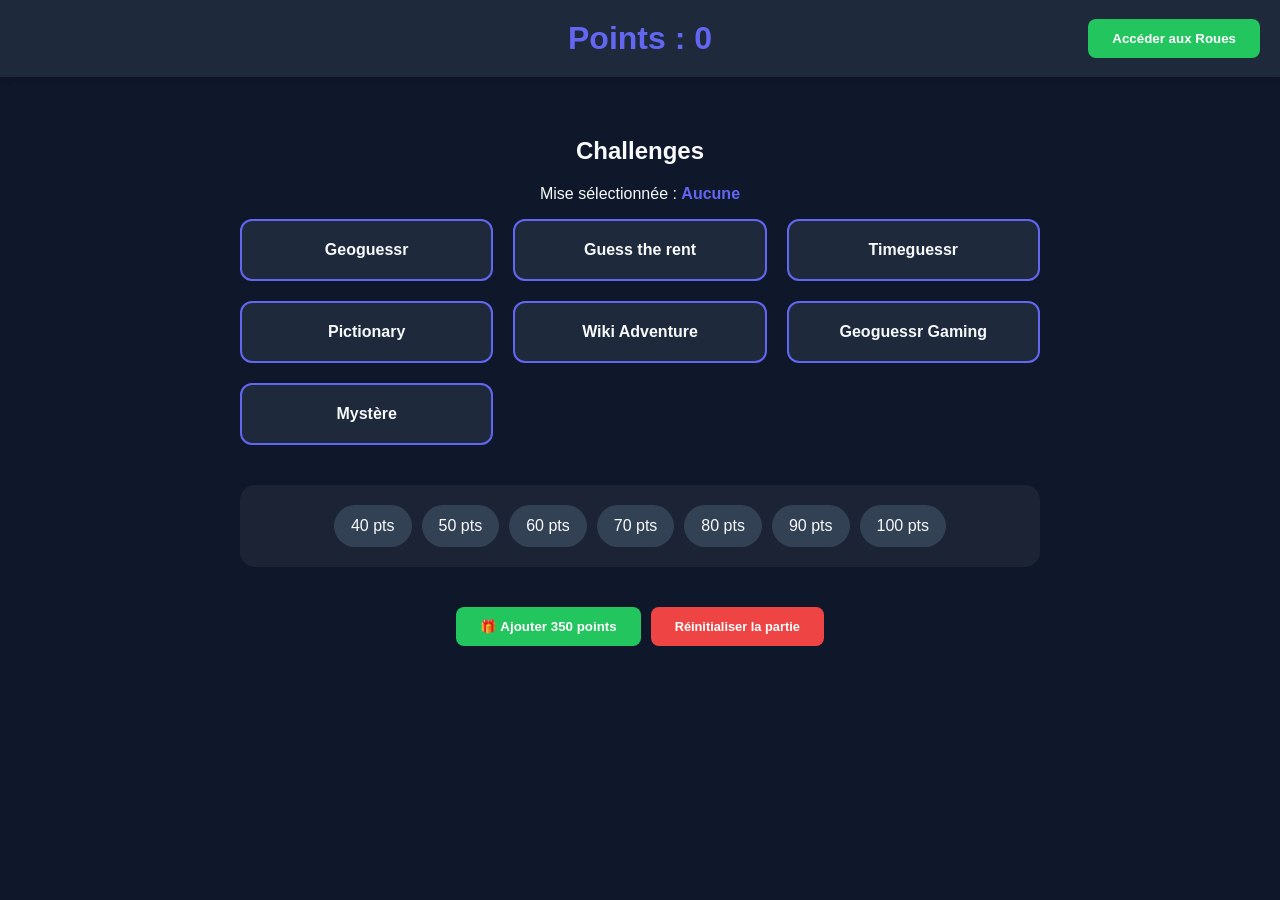
<file: index.html>
<!DOCTYPE html>
<html lang="fr">
<head>
    <meta charset="UTF-8">
    <title>Game Master - Menu Principal</title>
    <link rel="stylesheet" href="style.css">
    <style>
        body { text-align: center; }
        .header-main { display: flex; justify-content: center; align-items: center; padding: 20px; position: relative; margin-bottom: 20px; }
        .score-display-center { font-size: 2rem; color: var(--primary); font-weight: bold; }
        .btn-roues { position: absolute; right: 20px; }
        .grid { display: grid; grid-template-columns: repeat(3, 1fr); gap: 20px; max-width: 900px; margin: 0 auto 40px auto; }
        .challenge-card[data-id="10"] { grid-column: 2; }
        
        /* Styles pour les états désactivés */
        .challenge-card.disabled { opacity: 0.3; cursor: not-allowed; filter: grayscale(1); pointer-events: none; }
        .point-chip.used { opacity: 0.3; cursor: not-allowed; text-decoration: line-through; pointer-events: none; }
        .point-chip.selected { border: 2px solid var(--primary); background: rgba(99, 102, 241, 0.2); }

        .admin-controls { margin-top: 40px; display: flex; justify-content: center; gap: 10px; }

        @media (max-width: 768px) {
            .grid { grid-template-columns: 1fr; }
            .challenge-card[data-id="10"] { grid-column: auto; }
            .btn-roues { position: static; margin-top: 10px; }
            .header-main { flex-direction: column; }
        }
    </style>
</head>
<body>
    <header class="header-main">
        <div class="score-display-center">Points : <span id="current-score">0</span></div>
        <button class="nav-btn btn-roues" onclick="allerAuxRoues()">Accéder aux Roues</button>
    </header>

    <section class="page active">
        <h1>Challenges</h1>
        <p>Mise sélectionnée : <span id="display-bet" style="color:var(--primary); font-weight:bold;">Aucune</span></p>
        <div class="grid" id="challenge-grid"></div>
        <div class="points-container" id="points-chips"></div>
        
        <div class="admin-controls">
            <button class="nav-btn" style="background:var(--success);" onclick="addBonusPoints(350)">🎁 Ajouter 350 points</button>
            <button class="nav-btn" style="background:var(--danger); font-size: 0.8rem;" onclick="resetGame()">Réinitialiser la partie</button>
        </div>
    </section>

    <script>
        // Initialisation propre des données
        if (localStorage.getItem('score') === null) localStorage.setItem('score', '0');
        if (localStorage.getItem('usedBets') === null) localStorage.setItem('usedBets', '[]');
        if (localStorage.getItem('completedChallenges') === null) localStorage.setItem('completedChallenges', '[]');
        
        let score = parseInt(localStorage.getItem('score'));
        let usedBets = JSON.parse(localStorage.getItem('usedBets'));
        let completedChallenges = JSON.parse(localStorage.getItem('completedChallenges'));
        let selectedBet = null;

        document.getElementById('current-score').innerText = score;

        const challenges = [
            { id: 1, name: "Geoguessr" }, { id: 2, name: "Guess the rent" }, { id: 3, name: "Timeguessr" },
            { id: 4, name: "Pictionary" }, { id: 5, name: "Wiki Adventure" }, { id: 6, name: "Geoguessr Gaming" }, 
            { id: 7, name: "Mystère" }
        ];

        const pointValues = [40, 50, 60, 70, 80, 90, 100];

        function renderGrid() {
            const grid = document.getElementById('challenge-grid');
            grid.innerHTML = '';
            challenges.forEach(ch => {
                const isDone = completedChallenges.includes(ch.id);
                const div = document.createElement('div');
                div.className = `challenge-card ${isDone ? 'disabled' : ''}`;
                div.setAttribute('data-id', ch.id);
                div.innerText = ch.name;
                div.onclick = () => {
                    if (isDone || selectedBet === null) return;
                    window.location.href = `challenge${ch.id}.html?mise=${selectedBet}&id=${ch.id}`;
                };
                grid.appendChild(div);
            });
        }

        function renderChips() {
            const container = document.getElementById('points-chips');
            container.innerHTML = '';
            pointValues.forEach(val => {
                const isUsed = usedBets.includes(val);
                const div = document.createElement('div');
                div.className = `point-chip ${isUsed ? 'used' : ''} ${selectedBet === val ? 'selected' : ''}`;
                div.innerText = val + " pts";
                if (!isUsed) {
                    div.onclick = () => {
                        selectedBet = parseInt(val);
                        document.getElementById('display-bet').innerText = val + " pts";
                        renderChips();
                    };
                }
                container.appendChild(div);
            });
        }

        // FONCTION POUR AJOUTER LES POINTS
        function addBonusPoints(amount) {
            score += amount;
            localStorage.setItem('score', score);
            document.getElementById('current-score').innerText = score;
            alert(amount + " points ajoutés !");
        }

        function allerAuxRoues() {
            window.location.href = `roues.html?score=${localStorage.getItem('score')}`;
        }

        function resetGame() { 
            if(confirm("Réinitialiser toute la progression ?")) { 
                localStorage.clear(); 
                localStorage.setItem('score', '0');
                localStorage.setItem('usedBets', '[]');
                localStorage.setItem('completedChallenges', '[]');
                location.reload(); 
            } 
        }

        // Exécution initiale
        renderGrid(); 
        renderChips();
    </script>
</body>
</html>
</file>
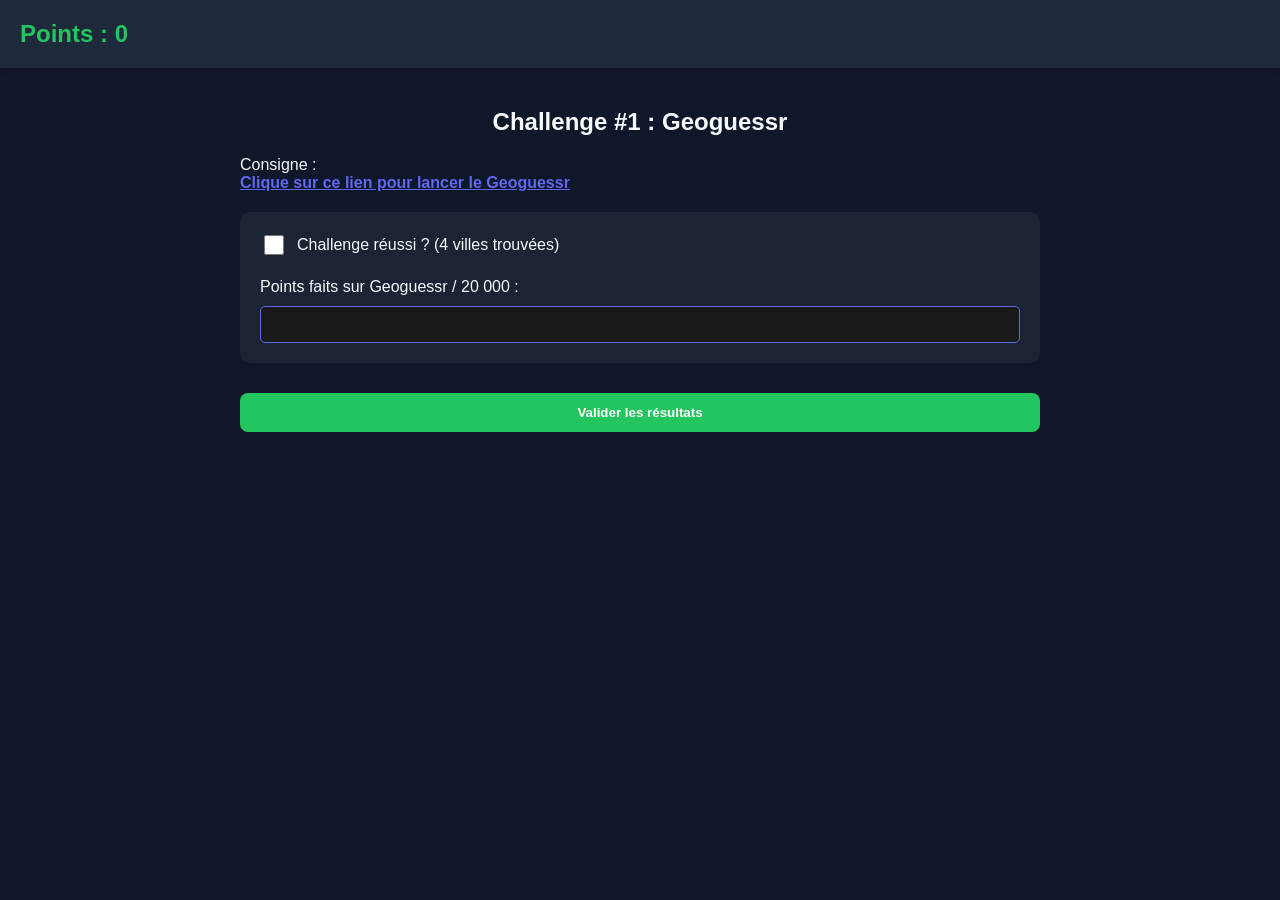
<file: challenge1.html>
﻿<!DOCTYPE html>
<html lang="fr">
<head>
    <meta charset="UTF-8">
    <title>Challenge 1 - Geoguessr</title>
    <link rel="stylesheet" href="style.css">
</head>
<body>
    <header>
        <div class="score-display">Points : <span id="current-score">0</span></div>
    </header>

    <section class="page active">
        <h1>Challenge #1 : Geoguessr</h1>

        <div id="game-content">
            <p style="text-align: left; margin-bottom: 20px;">
                Consigne : <br>
                <a href="https://www.geoguessr.com/quiz/3540d43d-db4b-4bf7-a342-5d871c637b31?r=5b13e157faa4cf8f7cc2421a" 
                   target="_blank" style="color: var(--primary); font-weight: bold;">
                   Clique sur ce lien pour lancer le Geoguessr
                </a>
            </p>

            <div style="background: rgba(255,255,255,0.05); padding: 20px; border-radius: 10px; text-align: left;">
                <div style="margin-bottom: 20px; display: flex; align-items: center; gap: 10px;">
                    <input type="checkbox" id="check-villes" style="width: 20px; height: 20px;">
                    <label for="check-villes">Challenge réussi ? (4 villes trouvées)</label>
                </div>

                <div style="display: flex; flex-direction: column; gap: 10px;">
                    <label for="geo-score">Points faits sur Geoguessr / 20 000 :</label>
                    <input type="number" id="geo-score" min="0" max="20000" 
                           style="padding: 10px; border-radius: 5px; border: 1px solid var(--primary); background: #1a1a1a; color: white;">
                </div>
            </div>

            <button class="nav-btn" style="width:100%; margin-top: 30px; background: var(--success);" onclick="validerResultats()">Valider les résultats</button>
        </div>

        <div id="recap-area" style="display:none;">
            <div style="background: var(--card-bg); padding: 25px; border-radius: 15px; border: 1px solid var(--primary);">
                <h3>Bilan du Challenge</h3>
                <div id="final-math-1" style="text-align: left; background: rgba(0,0,0,0.2); padding: 20px; border-radius: 8px; margin: 20px 0;"></div>
                <button class="nav-btn" style="width:100%;" onclick="quitterChallenge()">Enregistrer et retourner au menu</button>
            </div>
        </div>
    </section>

    <script>
        const urlParams = new URLSearchParams(window.location.search);
        const selectedBet = parseInt(urlParams.get('mise')) || 0;
        const challengeId = parseInt(urlParams.get('id')) || 1; // On récupère l'ID envoyé par l'index
        
        let scoreInitial = parseInt(localStorage.getItem('score')) || 0;
        document.getElementById('current-score').innerText = scoreInitial;

        let totalGainChallenge = 0;

        function validerResultats() {
            const reussi = document.getElementById('check-villes').checked;
            const pointsGeo = parseInt(document.getElementById('geo-score').value) || 0;

            if (pointsGeo > 20000) {
                alert("Le score ne peut pas dépasser 20 000.");
                return;
            }

            // Bonus : +10 pts par tranche de 100 au-dessus de 19000
            let pointsBonus = 0;
            if (pointsGeo > 19000) {
                pointsBonus = Math.floor((pointsGeo - 19000) / 100) * 10;
            }

            // Calcul du gain final
            // Si réussi : on gagne la mise + bonus
            // Si raté : on perd la mise (mais on garde les bonus de score si il y en a)
            let gainMise = reussi ? selectedBet : -selectedBet;
            totalGainChallenge = pointsBonus + gainMise;

            // Affichage recap
            document.getElementById('game-content').style.display = 'none';
            document.getElementById('recap-area').style.display = 'block';

            document.getElementById('final-math-1').innerHTML = `
                Mise engagée : ${selectedBet} pts<br>
                Statut : ${reussi ? '<span style="color:var(--success)">RÉUSSI (+'+selectedBet+')</span>' : '<span style="color:var(--danger)">ÉCHOUÉ (-'+selectedBet+')</span>'}<br>
                Bonus Score : +${pointsBonus} pts<hr>
                <strong>Résultat net : ${totalGainChallenge > 0 ? '+' : ''}${totalGainChallenge} pts</strong>
            `;
            
            // Mise à jour visuelle immédiate du score en haut
            document.getElementById('current-score').innerText = Math.max(0, scoreInitial + totalGainChallenge);
        }

        function quitterChallenge() {
            // Sauvegarde définitive du nouveau score
            localStorage.setItem('score', Math.max(0, scoreInitial + totalGainChallenge));
            
            // Marquer ce challenge comme fait
            let comp = JSON.parse(localStorage.getItem('completedChallenges')) || [];
            if (!comp.includes(challengeId)) comp.push(challengeId);
            localStorage.setItem('completedChallenges', JSON.stringify(comp));

            // Marquer cette mise comme utilisée
            let used = JSON.parse(localStorage.getItem('usedBets')) || [];
            if (!used.includes(selectedBet)) used.push(selectedBet);
            localStorage.setItem('usedBets', JSON.stringify(used));

            window.location.href = 'index.html';
        }
    </script>
</body>
</html>
</file>
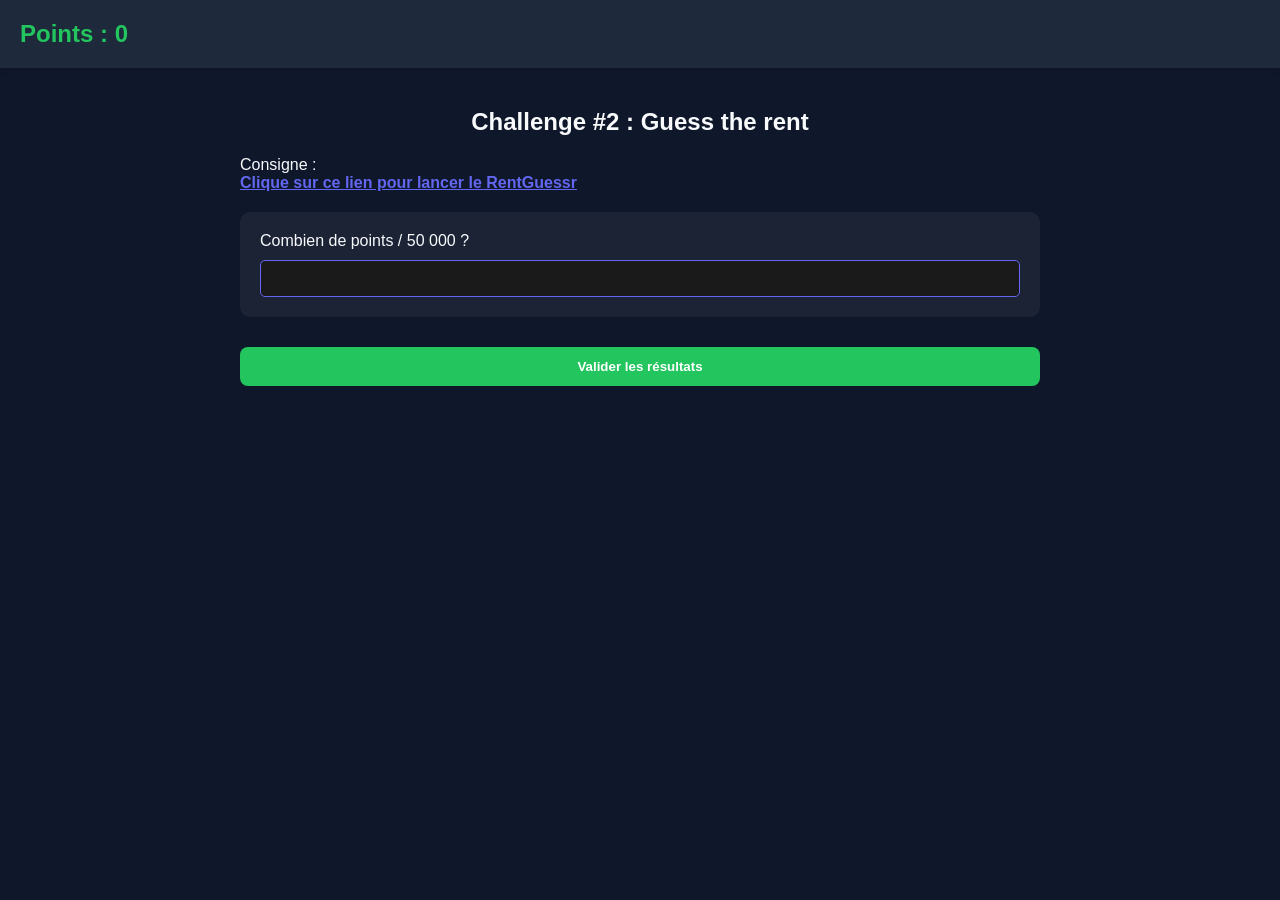
<file: challenge2.html>
﻿<!DOCTYPE html>
<html lang="fr">
<head>
    <meta charset="UTF-8">
    <title>Challenge 2 - Guess the rent</title>
    <link rel="stylesheet" href="style.css">
</head>
<body>
    <header>
        <div class="score-display">Points : <span id="current-score">0</span></div>
    </header>

    <section class="page active">
        <h1>Challenge #2 : Guess the rent</h1>

        <div id="game-content">
            <p style="text-align: left; margin-bottom: 20px;">
                Consigne : <br>
                <a href="https://www.rentguessr.fun/" 
                   target="_blank" style="color: var(--primary); font-weight: bold;">
                   Clique sur ce lien pour lancer le RentGuessr
                </a>
            </p>

            <div style="background: rgba(255,255,255,0.05); padding: 20px; border-radius: 10px; text-align: left;">
                <div style="display: flex; flex-direction: column; gap: 10px;">
                    <label for="rent-score">Combien de points / 50 000 ?</label>
                    <input type="number" id="rent-score" min="0" max="50000" 
                           style="padding: 10px; border-radius: 5px; border: 1px solid var(--primary); background: #1a1a1a; color: white;">
                </div>
            </div>

            <button class="nav-btn" style="width:100%; margin-top: 30px; background: var(--success);" onclick="validerLoyer()">Valider les résultats</button>
        </div>

        <div id="recap-area" style="display:none;">
            <div style="background: var(--card-bg); padding: 25px; border-radius: 15px; border: 1px solid var(--primary);">
                <h3>Bilan du Challenge</h3>
                <div id="final-math-2" style="text-align: left; background: rgba(0,0,0,0.2); padding: 20px; border-radius: 8px; margin: 20px 0;"></div>
                <button class="nav-btn" style="width:100%;" onclick="quitterChallenge()">Enregistrer et retourner au menu</button>
            </div>
        </div>
    </section>

    <script>
        const urlParams = new URLSearchParams(window.location.search);
        const selectedBet = parseInt(urlParams.get('mise')) || 0;
        const challengeId = parseInt(urlParams.get('id')) || 2; // Récupération de l'ID via l'URL

        let scoreInitial = parseInt(localStorage.getItem('score')) || 0;
        document.getElementById('current-score').innerText = scoreInitial;

        let totalGainChallenge = 0;

        function validerLoyer() {
            const pointsRent = parseInt(document.getElementById('rent-score').value) || 0;

            if (pointsRent > 50000) {
                alert("Le score maximum est de 50 000.");
                return;
            }

            // Condition de réussite : 40 000 points
            const reussi = (pointsRent >= 40000);
            let gainMise = reussi ? selectedBet : -selectedBet;

            // Bonus : +10 pts par tranche de 1000 au-dessus de 40 000
            let pointsBonus = 0;
            if (pointsRent > 40000) {
                pointsBonus = Math.floor((pointsRent - 40000) / 1000) * 10;
            }

            totalGainChallenge = pointsBonus + gainMise;

            // Affichage recap
            document.getElementById('game-content').style.display = 'none';
            document.getElementById('recap-area').style.display = 'block';

            document.getElementById('final-math-2').innerHTML = `
                Mise engagée : ${selectedBet} pts<br>
                Statut : ${reussi ? '<span style="color:var(--success)">RÉUSSI (+'+selectedBet+')</span>' : '<span style="color:var(--danger)">ÉCHOUÉ (-'+selectedBet+')</span>'}<br>
                Bonus Score (Tranche de 1000) : +${pointsBonus} pts<hr>
                <strong>Résultat net : ${totalGainChallenge > 0 ? '+' : ''}${totalGainChallenge} pts</strong>
            `;

            // Mise à jour visuelle du score en haut
            document.getElementById('current-score').innerText = Math.max(0, scoreInitial + totalGainChallenge);
        }

        function quitterChallenge() {
            // Sauvegarde du score final
            localStorage.setItem('score', Math.max(0, scoreInitial + totalGainChallenge));
            
            // Marquage du challenge terminé
            let comp = JSON.parse(localStorage.getItem('completedChallenges')) || [];
            if (!comp.includes(challengeId)) comp.push(challengeId);
            localStorage.setItem('completedChallenges', JSON.stringify(comp));

            // Marquage de la mise utilisée
            let used = JSON.parse(localStorage.getItem('usedBets')) || [];
            if (!used.includes(selectedBet)) used.push(selectedBet);
            localStorage.setItem('usedBets', JSON.stringify(used));

            window.location.href = 'index.html';
        }
    </script>
</body>
</html>
</file>
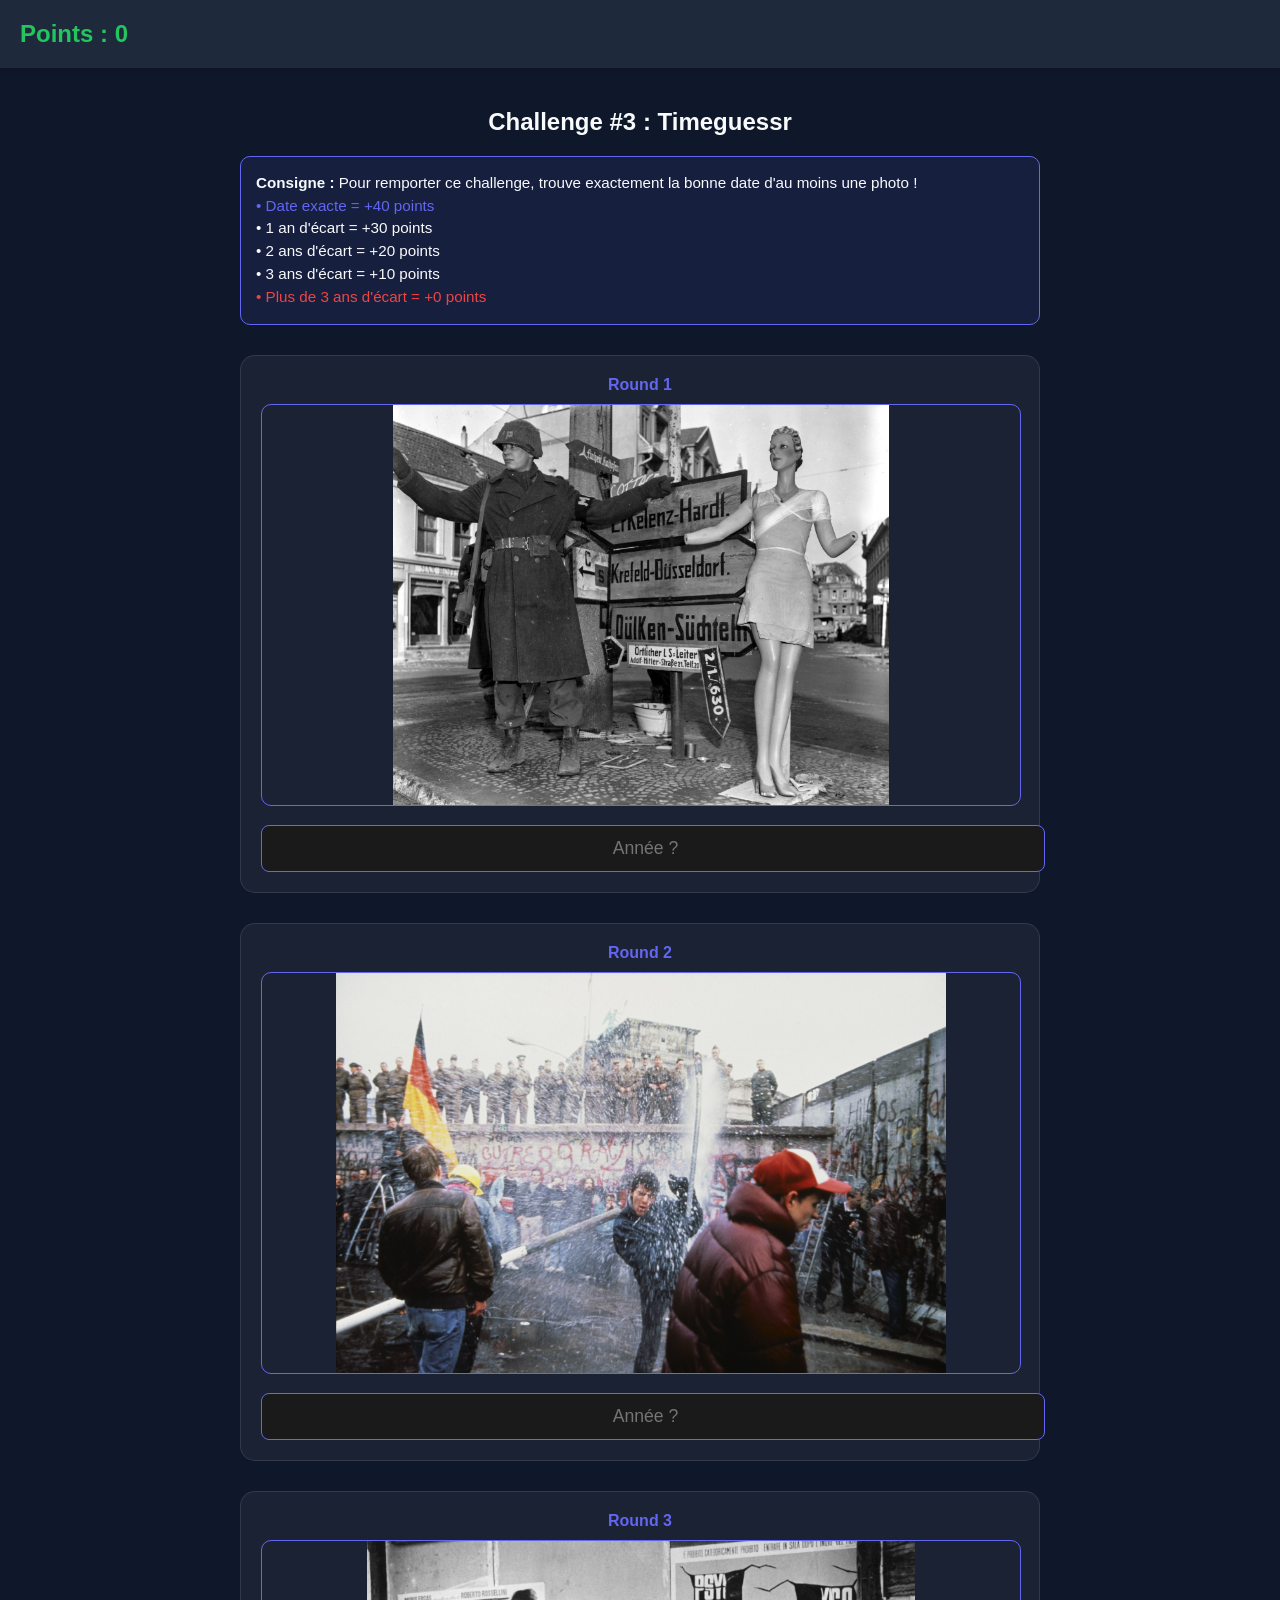
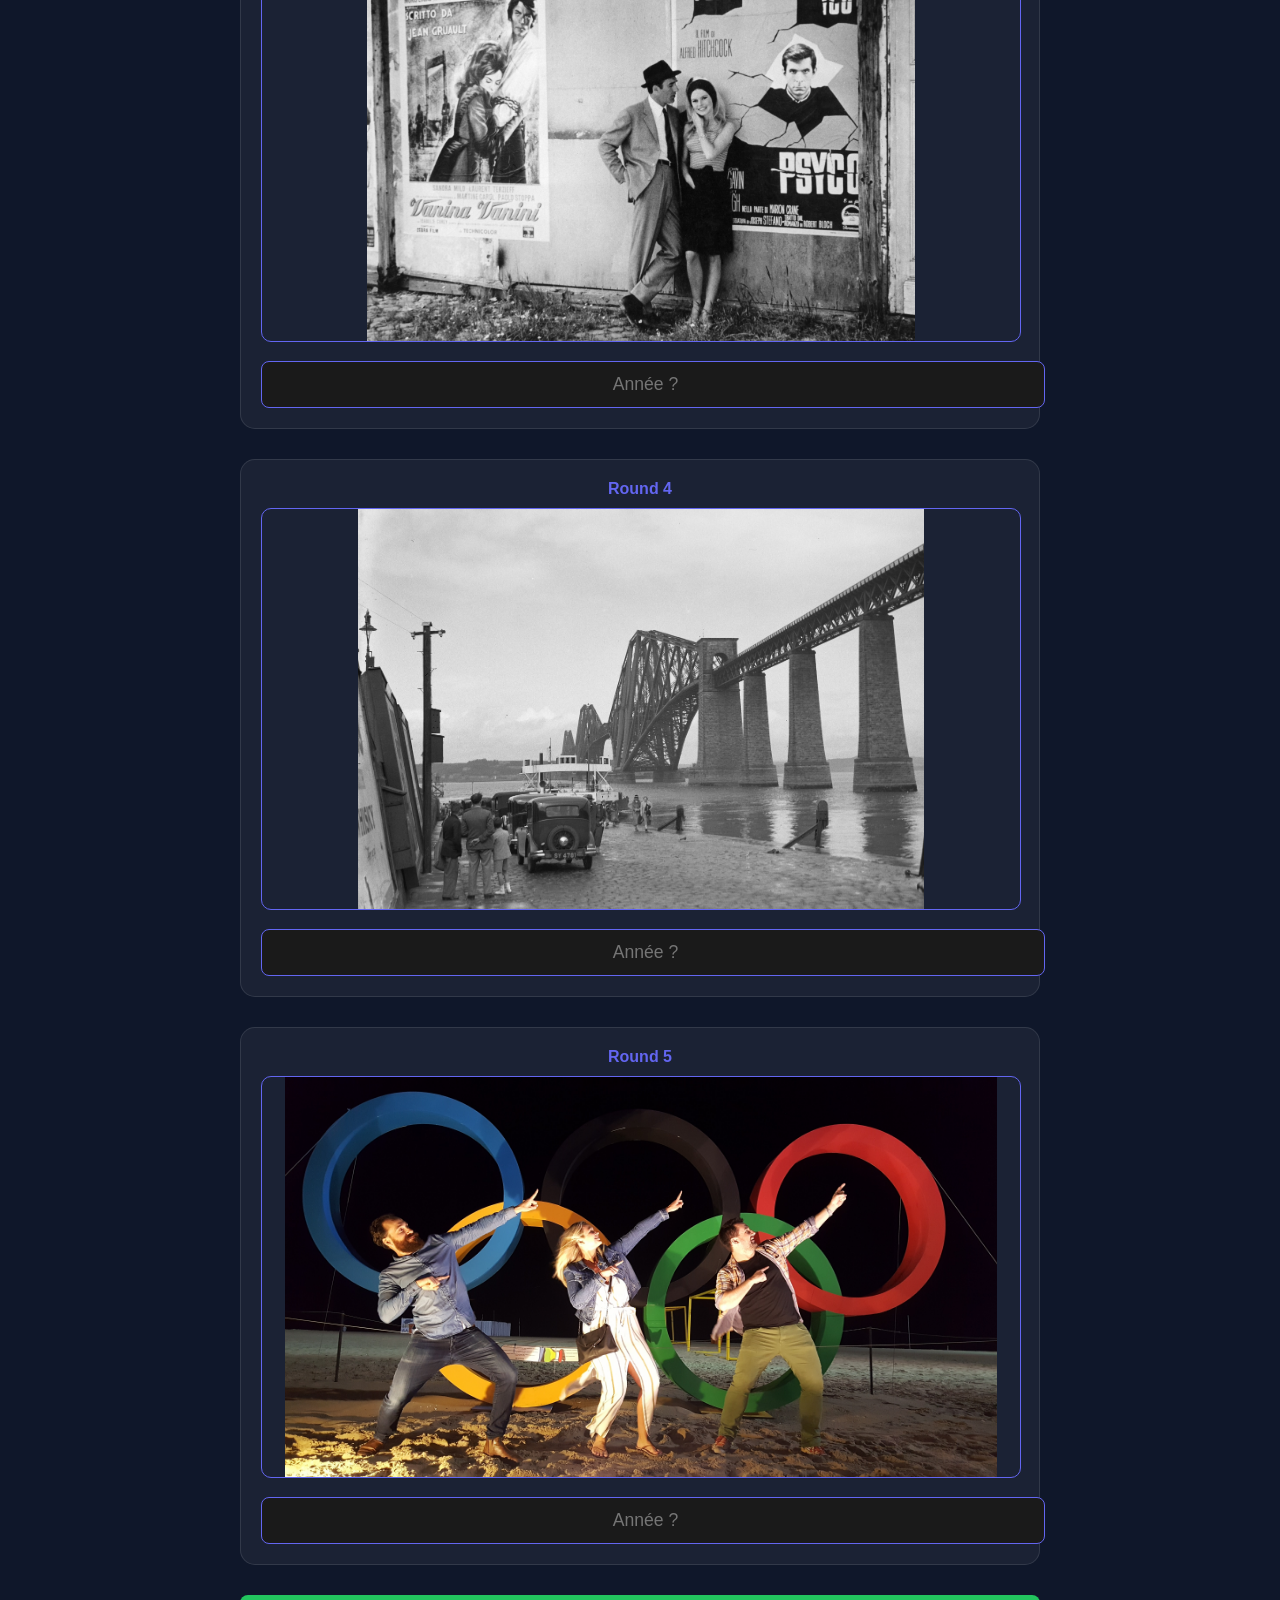
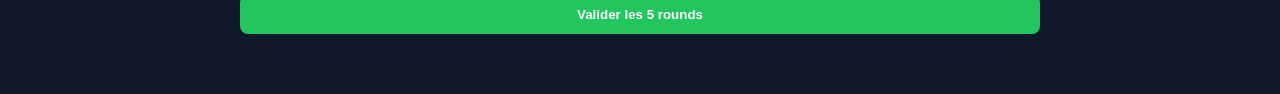
<file: challenge3.html>
﻿<!DOCTYPE html>
<html lang="fr">
<head>
    <meta charset="UTF-8">
    <title>Challenge 3 - Timeguessr</title>
    <link rel="stylesheet" href="style.css">
    <style>
        .consigne-box {
            background: rgba(99, 102, 241, 0.1);
            border: 1px solid var(--primary);
            padding: 15px;
            border-radius: 10px;
            text-align: left;
            margin-bottom: 30px;
            line-height: 1.5;
            font-size: 0.95rem;
        }
        .round-container {
            background: rgba(255, 255, 255, 0.05);
            padding: 20px;
            border-radius: 15px;
            margin-bottom: 30px;
            border: 1px solid rgba(255,255,255,0.1);
        }
        .time-img {
            width: 100%;
            max-height: 400px;
            object-fit: contain;
            border-radius: 10px;
            margin-bottom: 15px;
            border: 1px solid var(--primary);
        }
        .input-year {
            width: 100%;
            padding: 12px;
            border-radius: 8px;
            border: 1px solid var(--primary);
            background: #1a1a1a;
            color: white;
            font-size: 1.1rem;
            text-align: center;
        }
        .recap-row {
            display: flex;
            align-items: center;
            gap: 15px;
            background: rgba(0,0,0,0.3);
            margin-bottom: 10px;
            padding: 10px;
            border-radius: 10px;
            border-left: 5px solid transparent;
        }
        .thumb-recap {
            width: 70px;
            height: 70px;
            object-fit: cover;
            border-radius: 5px;
            border: 1px solid rgba(255,255,255,0.2);
        }
        .res-correct { color: #10b981; font-weight: bold; }
        .txt-perfect { color: #10b981; }
        .txt-close { color: #f59e0b; }
        .txt-wrong { color: #ef4444; }
        .recap-details { flex-grow: 1; font-size: 0.95rem; text-align: left; }
    </style>
</head>
<body>
    <header>
        <div class="score-display">Points : <span id="current-score">0</span></div>
    </header>

    <section class="page active">
        <h1>Challenge #3 : Timeguessr</h1>

        <div id="game-content">
            <div class="consigne-box">
                <strong>Consigne :</strong> Pour remporter ce challenge, trouve exactement la bonne date d'au moins une photo ! <br>
                <span style="color:var(--primary)">• Date exacte = +40 points</span><br>
                <span>• 1 an d'écart = +30 points</span><br>
                <span>• 2 ans d'écart = +20 points</span><br>
                <span>• 3 ans d'écart = +10 points</span><br>
                <span style="color:var(--danger)">• Plus de 3 ans d'écart = +0 points</span>
            </div>

            <div class="round-container">
                <div style="color:var(--primary); margin-bottom:10px; font-weight:bold;">Round 1</div>
                <img src="timeguessr1.jpg" class="time-img">
                <input type="number" id="year-1" class="input-year" placeholder="Année ?">
            </div>
            <div class="round-container">
                <div style="color:var(--primary); margin-bottom:10px; font-weight:bold;">Round 2</div>
                <img src="timeguessr2.jpg" class="time-img">
                <input type="number" id="year-2" class="input-year" placeholder="Année ?">
            </div>
            <div class="round-container">
                <div style="color:var(--primary); margin-bottom:10px; font-weight:bold;">Round 3</div>
                <img src="timeguessr3.jpg" class="time-img">
                <input type="number" id="year-3" class="input-year" placeholder="Année ?">
            </div>
            <div class="round-container">
                <div style="color:var(--primary); margin-bottom:10px; font-weight:bold;">Round 4</div>
                <img src="timeguessr4.jpg" class="time-img">
                <input type="number" id="year-4" class="input-year" placeholder="Année ?">
            </div>
            <div class="round-container">
                <div style="color:var(--primary); margin-bottom:10px; font-weight:bold;">Round 5</div>
                <img src="timeguessr5.jpg" class="time-img">
                <input type="number" id="year-5" class="input-year" placeholder="Année ?">
            </div>
            
            <button class="nav-btn" style="width:100%; background:var(--success); margin-bottom:40px;" onclick="validerTimeguessr()">Valider les 5 rounds</button>
        </div>

        <div id="recap-area" style="display:none;">
            <div style="background: var(--card-bg); padding: 20px; border-radius: 15px; border: 2px solid var(--primary);">
                <h3>Récapitulatif des Rounds</h3>
                <div id="final-list-3"></div>
                <div id="final-summary-3" style="margin-top:20px; padding:15px; background:rgba(0,0,0,0.4); border-radius:10px; text-align:left;"></div>
                <button class="nav-btn" style="width:100%; margin-top:20px;" onclick="quitterChallenge()">Enregistrer et retourner au menu</button>
            </div>
        </div>
    </section>

    <script>
        const urlParams = new URLSearchParams(window.location.search);
        const selectedBet = parseInt(urlParams.get('mise')) || 0;
        const challengeId = parseInt(urlParams.get('id')) || 3;

        let scoreInitial = parseInt(localStorage.getItem('score')) || 0;
        document.getElementById('current-score').innerText = scoreInitial;

        const solutions = [1945, 1989, 1963, 1934, 2016]; 
        let totalGainChallenge = 0;

        function validerTimeguessr() {
            let ptsBonusTotal = 0;
            let aFaitUnPerfect = false;
            let listHTML = "";

            for (let i = 1; i <= 5; i++) {
                const guessInput = document.getElementById(`year-${i}`).value;
                const guess = parseInt(guessInput);
                const soluce = solutions[i-1];
                const diff = Math.abs(guess - soluce);
                
                let ptsRound = 0;
                let colorClass = "txt-wrong";
                let borderColor = "#ef4444";

                if (guessInput !== "" && !isNaN(guess)) {
                    if (diff === 0) {
                        ptsRound = 40;
                        aFaitUnPerfect = true;
                        colorClass = "txt-perfect";
                        borderColor = "#10b981";
                    } else if (diff <= 3) {
                        ptsRound = (4 - diff) * 10;
                        colorClass = "txt-close";
                        borderColor = "#f59e0b";
                    }
                }

                ptsBonusTotal += ptsRound;

                listHTML += `
                    <div class="recap-row" style="border-left-color: ${borderColor}">
                        <img src="timeguessr${i}.jpg" class="thumb-recap">
                        <div class="recap-details">
                            <strong>Photo ${i}</strong><br>
                            Solution : <span class="res-correct">${soluce}</span> | 
                            Guess : <span class="${colorClass}">${isNaN(guess) ? 'Aucun' : guess}</span>
                        </div>
                        <div style="font-weight:bold; color:var(--primary); min-width:60px; text-align:right;">+${ptsRound} pts</div>
                    </div>
                `;
            }

            // Calcul gain : Mise gagnée si au moins 1 Perfect
            let gainMise = aFaitUnPerfect ? selectedBet : -selectedBet;
            totalGainChallenge = ptsBonusTotal + gainMise;

            document.getElementById('game-content').style.display = 'none';
            document.getElementById('recap-area').style.display = 'block';
            document.getElementById('final-list-3').innerHTML = listHTML;

            document.getElementById('final-summary-3').innerHTML = `
                <p>Mise engagée : ${selectedBet} pts<br>
                Statut : <strong>${aFaitUnPerfect ? '<span style="color:#10b981">REMPORTÉE (+'+selectedBet+')</span>' : '<span style="color:#ef4444">PERDUE (-'+selectedBet+')</span>'}</strong></p>
                <p>Bonus Proximité cumulés : <strong>+${ptsBonusTotal} pts</strong></p>
                <hr style="border:0; border-top:1px solid rgba(255,255,255,0.1); margin:10px 0;">
                <p style="font-size:1.2rem; text-align:center; margin:0;">Total : <strong>${totalGainChallenge > 0 ? '+' : ''}${totalGainChallenge} pts</strong></p>
            `;

            // Mise à jour visuelle immédiate du score
            document.getElementById('current-score').innerText = Math.max(0, scoreInitial + totalGainChallenge);
        }

        function quitterChallenge() {
            localStorage.setItem('score', Math.max(0, scoreInitial + totalGainChallenge));
            
            let comp = JSON.parse(localStorage.getItem('completedChallenges')) || [];
            if (!comp.includes(challengeId)) comp.push(challengeId);
            localStorage.setItem('completedChallenges', JSON.stringify(comp));
            
            let used = JSON.parse(localStorage.getItem('usedBets')) || [];
            if (!used.includes(selectedBet)) used.push(selectedBet);
            localStorage.setItem('usedBets', JSON.stringify(used));
            
            window.location.href = 'index.html';
        }
    </script>
</body>
</html>
</file>
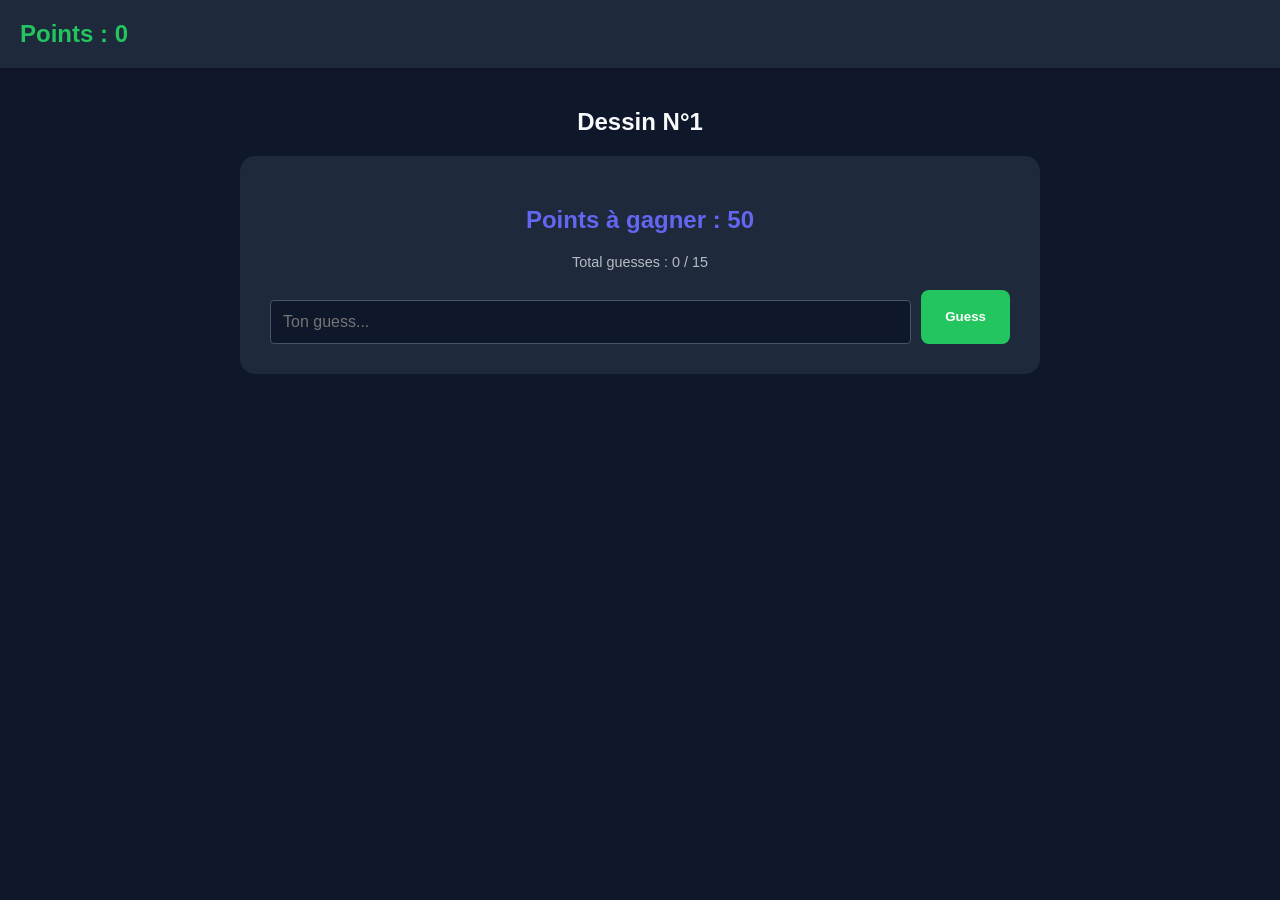
<file: challenge4.html>
﻿<!DOCTYPE html>
<html lang="fr">
<head>
    <meta charset="UTF-8">
    <title>Challenge 4 - Pictionary</title>
    <link rel="stylesheet" href="style.css">
</head>
<body>
    <header>
        <div class="score-display">Points : <span id="current-score">0</span></div>
    </header>

    <section class="page active">
        <h1 id="draw-title">Dessin N°1</h1>
        <div style="background: var(--card-bg); padding: 30px; border-radius: 15px; margin-top: 20px;">
            <h2 style="color: var(--primary);">Points à gagner : <span id="potential-points">50</span></h2>
            <p id="total-guesses-tracker" style="font-size: 0.9rem; opacity: 0.7;">Total guesses : 0 / 15</p>
            
            <div id="guess-container">
                <div style="display:flex; gap:10px; margin-top:20px;">
                    <input type="text" id="draw-input" placeholder="Ton guess..." autocomplete="off" onkeypress="if(event.key === 'Enter') submitGuess()">
                    <button class="nav-btn" style="background: var(--success);" onclick="submitGuess()">Guess</button>
                </div>
            </div>

            <div id="next-draw-container" style="display:none;">
                <p id="draw-reveal" style="font-size: 1.2rem; margin-bottom: 15px; font-weight: bold;"></p>
                <button id="btn-next-draw" class="nav-btn" style="width:100%" onclick="nextDrawing()">Suivant</button>
            </div>

            <div id="draw-recap" style="display:none;">
                <h3>Bilan du Challenge</h3>
                <table class="recap-table">
                    <thead><tr><th>Dessin</th><th>Tentatives</th><th>Points</th></tr></thead>
                    <tbody id="recap-body-content"></tbody>
                </table>
                <div id="final-math-4" style="text-align: left; background: rgba(255,255,255,0.05); padding: 20px; border-radius: 8px; border: 1px solid var(--primary); margin-bottom: 20px;"></div>
                <button class="nav-btn" style="width:100%;" onclick="finishChallenge()">Enregistrer et Quitter</button>
            </div>
        </div>
    </section>

    <script>
        const urlParams = new URLSearchParams(window.location.search);
        const selectedBet = parseInt(urlParams.get('mise')) || 0;
        const challengeId = parseInt(urlParams.get('id')) || 4;
        
        let scoreInitial = parseInt(localStorage.getItem('score')) || 0;
        document.getElementById('current-score').innerText = scoreInitial;

        // Liste des réponses attendues
        const drawAns = ["Porte-avions", "Sarkozy", "Mars", "Raiponce", "Daft Punk"]; 
        let curD = 0, attD = 0, totG = 0, resD = [], finalGain = 0;

        function submitGuess() {
            const input = document.getElementById('draw-input');
            const val = input.value.trim().toUpperCase();
            if(!val) return;

            attD++; totG++;
            document.getElementById('total-guesses-tracker').innerText = `Total guesses : ${totG} / 15`;
            
            if (val === drawAns[curD]) {
                endD(true, 50 - (attD-1)*10);
            } else if (attD >= 5) {
                endD(false, 0);
            } else {
                document.getElementById('potential-points').innerText = 50 - (attD*10);
                input.value = "";
                input.focus();
            }
        }

        function endD(s, p) {
            resD.push({a: attD, p: p, success: s});
            document.getElementById('guess-container').style.display = "none";
            document.getElementById('next-draw-container').style.display = "block";
            document.getElementById('draw-reveal').innerHTML = s ? 
                `<span style="color:var(--success)">Correct ! (+${p} pts)</span>` : 
                `<span style="color:var(--danger)">Échec ! La réponse était : ${drawAns[curD]}</span>`;
            document.getElementById('btn-next-draw').innerText = (curD === 4) ? "Voir le bilan" : "Suivant";
        }

        function nextDrawing() {
            if (++curD < 5) {
                attD = 0;
                document.getElementById('draw-title').innerText = `Dessin N°${curD + 1}`;
                document.getElementById('potential-points').innerText = "50";
                const input = document.getElementById('draw-input');
                input.value = "";
                document.getElementById('guess-container').style.display = "block";
                document.getElementById('next-draw-container').style.display = "none";
                input.focus();
            } else {
                calculerBilanFinal();
            }
        }

        function calculerBilanFinal() {
            document.getElementById('draw-recap').style.display = "block";
            document.getElementById('next-draw-container').style.display = "none";
            document.getElementById('draw-title').innerText = "Challenge Terminé";
            
            let ptsDessins = 0, h = "";
            resD.forEach((r, i) => { 
                ptsDessins += r.p; 
                h += `<tr><td>#${i+1}</td><td>${r.a}</td><td>${r.p}</td></tr>`; 
            });
            document.getElementById('recap-body-content').innerHTML = h;
            
            // Condition de victoire : Total de guesses <= 15
            const win = totG <= 15;
            let gainMise = win ? selectedBet : -selectedBet;
            finalGain = ptsDessins + gainMise;

            document.getElementById('final-math-4').innerHTML = `
                Points dessins : +${ptsDessins} pts<br>
                Total tentatives : ${totG}/15<br>
                Mise (${selectedBet} pts) : ${win ? '<span style="color:var(--success)">GAGNÉE</span>' : '<span style="color:var(--danger)">PERDUE (Trop de tentatives)</span>'}<hr>
                <strong>Résultat final : ${finalGain > 0 ? '+' : ''}${finalGain} pts</strong>
            `;

            // Mise à jour visuelle du score
            document.getElementById('current-score').innerText = Math.max(0, scoreInitial + finalGain);
        }

        function finishChallenge() {
            localStorage.setItem('score', Math.max(0, scoreInitial + finalGain));
            
            let comp = JSON.parse(localStorage.getItem('completedChallenges')) || [];
            if (!comp.includes(challengeId)) comp.push(challengeId);
            localStorage.setItem('completedChallenges', JSON.stringify(comp));

            let used = JSON.parse(localStorage.getItem('usedBets')) || [];
            if (!used.includes(selectedBet)) used.push(selectedBet);
            localStorage.setItem('usedBets', JSON.stringify(used));

            window.location.href = 'index.html';
        }
    </script>
</body>

</html>
</file>
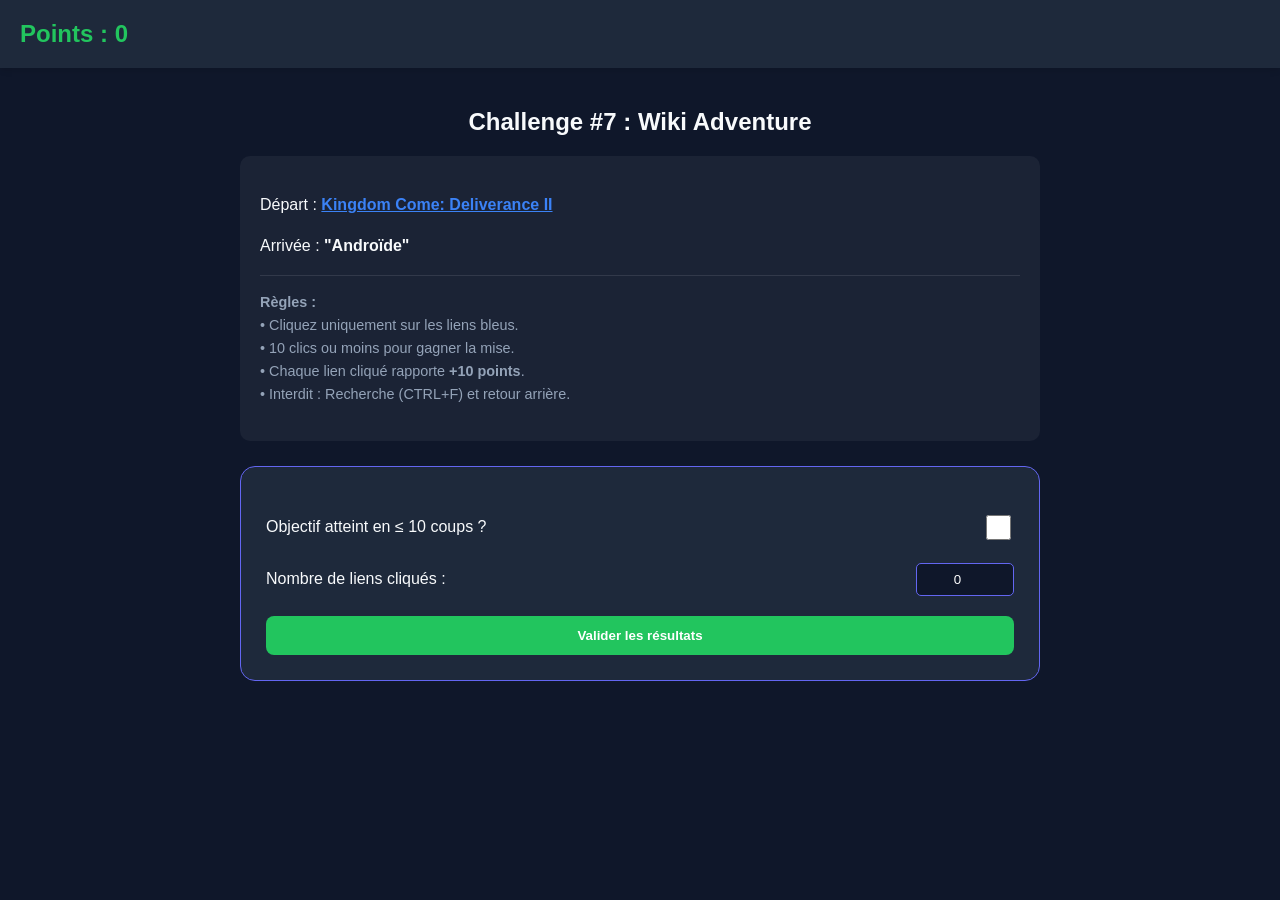
<file: challenge5.html>
﻿<!DOCTYPE html>
<html lang="fr">
<head>
    <meta charset="UTF-8">
    <title>Challenge 5 - Wiki Adventure</title>
    <link rel="stylesheet" href="style.css">
    <style>
        .wiki-link {
            color: #3b82f6;
            text-decoration: underline;
            font-weight: bold;
            cursor: pointer;
        }
        .setup-box {
            background: rgba(255, 255, 255, 0.05);
            padding: 20px;
            border-radius: 10px;
            text-align: left;
            margin-bottom: 25px;
            line-height: 1.6;
        }
        .admin-zone {
            background: var(--card-bg);
            padding: 25px;
            border-radius: 15px;
            border: 1px solid var(--primary);
        }
        .input-group {
            margin: 20px 0;
            display: flex;
            align-items: center;
            justify-content: space-between;
            gap: 15px;
        }
        input[type="number"] {
            width: 80px;
            padding: 8px;
            background: #0f172a;
            border: 1px solid var(--primary);
            color: white;
            border-radius: 5px;
            text-align: center;
        }
        input[type="checkbox"] {
            width: 25px;
            height: 25px;
            cursor: pointer;
        }
    </style>
</head>
<body>
    <header>
        <div class="score-display">Points : <span id="current-score">0</span></div>
    </header>

    <section class="page active">
        <h1>Challenge #7 : Wiki Adventure</h1>

        <div id="game-area">
            <div class="setup-box">
                <p>Départ : <a href="https://fr.wikipedia.org/wiki/Kingdom_Come:_Deliverance_II" target="_blank" class="wiki-link">Kingdom Come: Deliverance II</a></p>
                <p>Arrivée : <strong>"Androïde"</strong></p>
                <hr style="border: 0; border-top: 1px solid rgba(255,255,255,0.1); margin: 15px 0;">
                <p style="font-size: 0.9rem; color: #94a3b8;">
                    <strong>Règles :</strong><br>
                    • Cliquez uniquement sur les liens bleus.<br>
                    • 10 clics ou moins pour gagner la mise.<br>
                    • Chaque lien cliqué rapporte <strong>+10 points</strong>.<br>
                    • Interdit : Recherche (CTRL+F) et retour arrière.
                </p>
            </div>

            <div class="admin-zone">
                <div class="input-group">
                    <label>Objectif atteint en ≤ 10 coups ?</label>
                    <input type="checkbox" id="check-success">
                </div>

                <div class="input-group">
                    <label>Nombre de liens cliqués :</label>
                    <input type="number" id="click-count" min="0" value="0">
                </div>

                <button class="nav-btn" style="background: var(--success); width: 100%;" onclick="calculateWikiScore()">Valider les résultats</button>
            </div>
        </div>

        <div id="recap-area" style="display:none;">
            <div style="background: var(--card-bg); padding: 30px; border-radius: 15px; border: 2px solid var(--primary);">
                <h3>Bilan du Challenge</h3>
                <div id="final-math-7" style="text-align: left; background: rgba(0,0,0,0.2); padding: 20px; border-radius: 8px; margin: 20px 0;">
                </div>
                <button class="nav-btn" style="width:100%;" onclick="finishChallenge()">Enregistrer et Quitter</button>
            </div>
        </div>
    </section>

    <script>
        const urlParams = new URLSearchParams(window.location.search);
        const selectedBet = parseInt(urlParams.get('mise')) || 0;
        const challengeId = 5; // Identifiant forcé pour correspondre à ton menu
        
        let scoreInitial = parseInt(localStorage.getItem('score')) || 0;
        document.getElementById('current-score').innerText = scoreInitial;

        let finalGain = 0;

        function calculateWikiScore() {
            const isSuccess = document.getElementById('check-success').checked;
            const clicks = parseInt(document.getElementById('click-count').value) || 0;
            
            // Calcul : 10 pts par clic + gain ou perte de la mise
            const pointsFromClicks = clicks * 10;
            const betResult = isSuccess ? selectedBet : -selectedBet;
            
            finalGain = pointsFromClicks + betResult;

            document.getElementById('game-area').style.display = 'none';
            document.getElementById('recap-area').style.display = 'block';

            document.getElementById('final-math-7').innerHTML = `
                Points de parcours (${clicks} clics) : +${pointsFromClicks} pts<br>
                Mise engagée : ${selectedBet} pts<br>
                Statut : ${isSuccess ? '<span style="color:var(--success)">RÉUSSI (+'+selectedBet+')</span>' : '<span style="color:var(--danger)">ÉCHOUÉ (-'+selectedBet+')</span>'}
                <hr style="border: 0.5px solid #475569; margin: 10px 0;">
                <strong>Gain Total : ${finalGain > 0 ? '+' : ''}${finalGain} pts</strong>
            `;

            // Mise à jour visuelle du score en haut
            document.getElementById('current-score').innerText = Math.max(0, scoreInitial + finalGain);
        }

        function finishChallenge() {
            // Sauvegarde du score
            localStorage.setItem('score', Math.max(0, scoreInitial + finalGain));
            
            // Marquer le challenge 7 comme complété
            let comp = JSON.parse(localStorage.getItem('completedChallenges')) || [];
            if (!comp.includes(challengeId)) comp.push(challengeId);
            localStorage.setItem('completedChallenges', JSON.stringify(comp));

            // Marquer la mise comme utilisée
            let used = JSON.parse(localStorage.getItem('usedBets')) || [];
            if (!used.includes(selectedBet)) used.push(selectedBet);
            localStorage.setItem('usedBets', JSON.stringify(used));

            window.location.href = 'index.html';
        }
    </script>
</body>

</html>
</file>
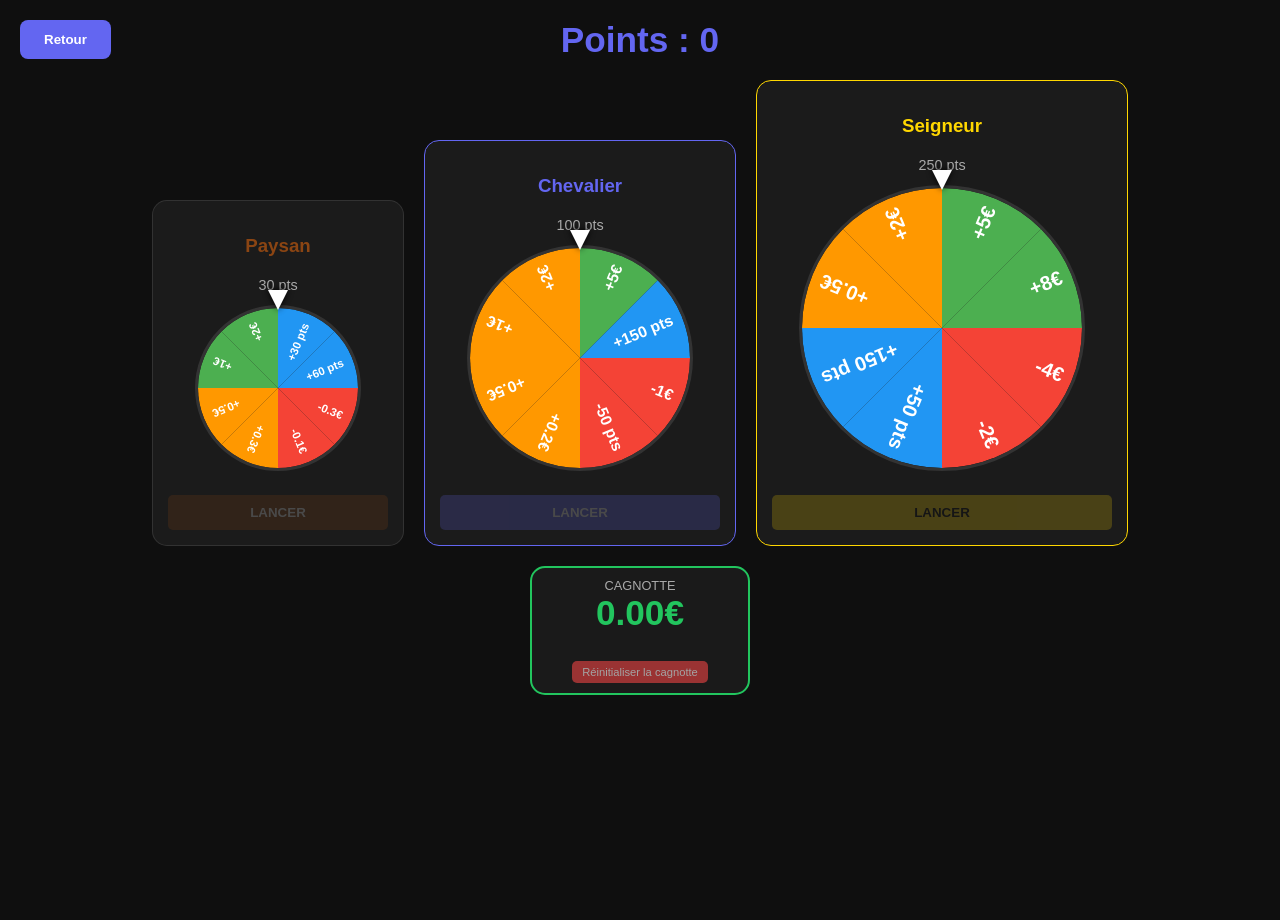
<file: roues.html>
<!DOCTYPE html>
<html lang="fr">
<head>
    <meta charset="UTF-8">
    <title>Les Roues du Royaume</title>
    <link rel="stylesheet" href="style.css">
    <style>
        body { text-align: center; background: #0f0f0f; color: white; margin: 0; padding: 10px; font-family: sans-serif; overflow: hidden; }
        .header-center { display: flex; justify-content: center; align-items: center; margin-bottom: 20px; padding-top: 10px; }
        .score-display-big { font-size: 2.2rem; color: var(--primary); font-weight: bold; }
        .wheels-wrapper { display: flex; justify-content: center; align-items: flex-end; gap: 20px; margin-bottom: 20px; }
        .wheel-box { background: rgba(255, 255, 255, 0.05); padding: 15px; border-radius: 15px; border: 1px solid rgba(255,255,255,0.1); display: flex; flex-direction: column; align-items: center; }
        .box-paysan { width: 220px; } .box-chevalier { width: 280px; border-color: var(--primary); } .box-seigneur { width: 340px; border-color: #ffd700; }
        .canvas-container { position: relative; margin: 10px auto; }
        canvas { border-radius: 50%; border: 3px solid #333; transition: transform 1s cubic-bezier(0.1, 0, 0.2, 1); background: #222; }
        .pointer { position: absolute; top: -15px; left: 50%; transform: translateX(-50%); width: 0; height: 0; border-left: 10px solid transparent; border-right: 10px solid transparent; border-top: 20px solid white; z-index: 10; filter: drop-shadow(0 0 3px black); }
        .cagnotte-container { background: #1a1a1a; padding: 10px 40px; border-radius: 15px; border: 2px solid var(--success); display: inline-block; position: relative; }
        .cagnotte-val { font-size: 2.2rem; color: var(--success); font-weight: bold; }
        .spin-btn { width: 100%; padding: 10px; cursor: pointer; border: none; border-radius: 5px; font-weight: bold; color: white; margin-top: 10px; }
        .spin-btn:disabled { opacity: 0.2; cursor: not-allowed; }
        .reset-cagnotte { background: var(--danger); color: white; border: none; padding: 5px 10px; border-radius: 5px; cursor: pointer; font-size: 0.7rem; margin-top: 10px; opacity: 0.6; }
        .reset-cagnotte:hover { opacity: 1; }
        p { margin: 2px 0; color: #aaa; font-size: 0.9rem; }
    </style>
</head>
<body>

    <button class="nav-btn" onclick="retourMenu()" style="position: absolute; left: 20px; top: 20px;">Retour</button>

    <div class="header-center">
        <div class="score-display-big">Points : <span id="current-score">0</span></div>
    </div>

    <div class="wheels-wrapper">
        <div class="wheel-box box-paysan">
            <h3 style="color: #8b4513;">Paysan</h3><p>30 pts</p>
            <div class="canvas-container"><div class="pointer"></div><canvas id="canvasPaysan" width="160" height="160"></canvas></div>
            <button id="btnPaysan" class="spin-btn" style="background: #8b4513;" onclick="spin('paysan')">LANCER</button>
        </div>
        <div class="wheel-box box-chevalier">
            <h3 style="color: var(--primary);">Chevalier</h3><p>100 pts</p>
            <div class="canvas-container"><div class="pointer"></div><canvas id="canvasChevalier" width="220" height="220"></canvas></div>
            <button id="btnChevalier" class="spin-btn" style="background: var(--primary);" onclick="spin('chevalier')">LANCER</button>
        </div>
        <div class="wheel-box box-seigneur">
            <h3 style="color: #ffd700;">Seigneur</h3><p>250 pts</p>
            <div class="canvas-container"><div class="pointer"></div><canvas id="canvasSeigneur" width="280" height="280"></canvas></div>
            <button id="btnSeigneur" class="spin-btn" style="background: #ffd700; color: black;" onclick="spin('seigneur')">LANCER</button>
        </div>
    </div>

    <div class="cagnotte-container">
        <div style="font-size: 0.8rem; color: #aaa;">CAGNOTTE</div>
        <div class="cagnotte-val"><span id="cagnotte-amount">0.00</span>€</div><br>
        <button class="reset-cagnotte" onclick="resetCagnotte()">Réinitialiser la cagnotte</button>
    </div>

    <script>
        let currentScore = parseInt(localStorage.getItem('score')) || 0;
        let currentCagnotte = parseFloat(localStorage.getItem('cagnotte_privee')) || 0;

        const C_RED = "#f44336"; const C_ORANGE = "#ff9800"; const C_GREEN = "#4caf50"; const C_BLUE = "#2196f3";

        const config = {
            paysan: { 
                canvas: 'canvasPaysan', btn: 'btnPaysan', cost: 30, size: 160, 
                values: [-0.3, -0.1, 0.3, 0.5, 1, 2, "30pts", "60pts"], 
                labels: ["-0.3€", "-0.1€", "+0.3€", "+0.5€", "+1€", "+2€", "+30 pts", "+60 pts"],
                colors: [C_RED, C_RED, C_ORANGE, C_ORANGE, C_GREEN, C_GREEN, C_BLUE, C_BLUE] 
            },
            chevalier: { 
                canvas: 'canvasChevalier', btn: 'btnChevalier', cost: 100, size: 220, 
                values: [-1, "-50pts", 0.2, 0.5, 1, 2, 5, "150pts"], 
                labels: ["-1€", "-50 pts", "+0.2€", "+0.5€", "+1€", "+2€", "+5€", "+150 pts"],
                colors: [C_RED, C_RED, C_ORANGE, C_ORANGE, C_ORANGE, C_ORANGE, C_GREEN, C_BLUE] 
            },
            seigneur: { 
                canvas: 'canvasSeigneur', btn: 'btnSeigneur', cost: 250, size: 280, 
                values: [-4, -2, "50pts", "150pts", 0.5, 2, 5, 8], 
                labels: ["-4€", "-2€", "+50 pts", "+150 pts", "+0.5€", "+2€", "+5€", "+8€"],
                colors: [C_RED, C_RED, C_BLUE, C_BLUE, C_ORANGE, C_ORANGE, C_GREEN, C_GREEN] 
            }
        };

        let rotations = { paysan: 0, chevalier: 0, seigneur: 0 };
        let isSpinning = false;

        function updateUI() {
            document.getElementById('current-score').innerText = currentScore;
            document.getElementById('cagnotte-amount').innerText = currentCagnotte.toFixed(2);
            localStorage.setItem('score', currentScore);
            localStorage.setItem('cagnotte_privee', currentCagnotte);
            Object.keys(config).forEach(k => {
                document.getElementById(config[k].btn).disabled = (currentScore < config[k].cost || isSpinning);
            });
        }

        function drawWheel(type) {
            const c = config[type];
            const canvas = document.getElementById(c.canvas);
            const ctx = canvas.getContext('2d');
            const num = c.labels.length;
            const arc = (2 * Math.PI) / num;
            const center = c.size / 2;

            ctx.clearRect(0,0,c.size,c.size);

            c.labels.forEach((label, i) => {
                ctx.beginPath(); 
                ctx.fillStyle = c.colors[i]; 
                ctx.moveTo(center, center);
                ctx.arc(center, center, center, i * arc, (i + 1) * arc); 
                ctx.fill();
                ctx.save(); 
                ctx.translate(center, center); 
                ctx.rotate(i * arc + arc / 2);
                ctx.textAlign = "right"; 
                ctx.fillStyle = "white";
                ctx.font = `bold ${c.size/14}px Arial`; 
                ctx.fillText(label, center - 10, 5); 
                ctx.restore();
            });
        }

        function spin(type) {
            if (isSpinning || currentScore < config[type].cost) return;
            isSpinning = true;
            
            const c = config[type];
            currentScore -= c.cost;
            updateUI();

            const randomRotation = Math.floor(Math.random() * 360) + 1800; // 5 tours min
            rotations[type] += randomRotation;
            document.getElementById(c.canvas).style.transform = `rotate(${rotations[type]}deg)`;

            setTimeout(() => {
                isSpinning = false;
                const actualDeg = rotations[type] % 360;
                // Calcul de l'index : 270 deg est le haut du canvas
                const index = Math.floor(((360 - actualDeg + 270) % 360) / (360 / c.values.length));
                const win = c.values[index];

                // Logique de gain : Points vs Cash
                if (typeof win === "string" && win.includes("pts")) {
                    currentScore += parseInt(win);
                } else {
                    currentCagnotte += win;
                }

                if (currentCagnotte < 0) currentCagnotte = 0;
                if (currentScore < 0) currentScore = 0;
                
                updateUI();
            }, 1050);
        }

        function resetCagnotte() {
            if(confirm("Vider la cagnotte ?")) {
                currentCagnotte = 0;
                updateUI();
            }
        }

        function retourMenu() { window.location.href = 'index.html'; }

        window.onload = () => {
            updateUI();
            drawWheel('paysan'); drawWheel('chevalier'); drawWheel('seigneur');
        };
    </script>
</body>
</html>
</file>
<file: style.css>
﻿:root {
    --primary: #6366f1;
    --success: #22c55e;
    --danger: #ef4444;
    --bg: #0f172a;
    --card-bg: #1e293b;
    --text: #f8fafc;
}

body {
    font-family: 'Segoe UI', Tahoma, Geneva, Verdana, sans-serif;
    background-color: var(--bg);
    color: var(--text);
    margin: 0;
    display: flex;
    flex-direction: column;
    align-items: center;
    min-height: 100vh;
}

header {
    width: 100%;
    padding: 20px;
    display: flex;
    justify-content: space-between;
    align-items: center;
    background: var(--card-bg);
    box-shadow: 0 4px 6px -1px rgba(0, 0, 0, 0.1);
    position: sticky;
    top: 0;
    z-index: 100;
    box-sizing: border-box;
}

.score-display {
    font-size: 1.5rem;
    font-weight: bold;
    color: var(--success);
}

button.nav-btn {
    background: var(--primary);
    color: white;
    border: none;
    padding: 12px 24px;
    border-radius: 8px;
    cursor: pointer;
    font-weight: bold;
    transition: opacity 0.2s, transform 0.1s;
}

button.nav-btn:active {
    transform: scale(0.98);
}

.page {
    width: 90%;
    max-width: 800px;
    padding: 20px;
    text-align: center;
}

.grid {
    display: grid;
    grid-template-columns: repeat(2, 1fr);
    gap: 15px;
    margin: 20px 0;
}

@media (min-width: 600px) {
    .grid {
        grid-template-columns: repeat(5, 1fr);
    }
}

.challenge-card {
    background: var(--card-bg);
    border: 2px solid var(--primary);
    border-radius: 12px;
    padding: 20px;
    cursor: pointer;
    display: flex;
    align-items: center;
    justify-content: center;
    font-weight: bold;
    transition: background 0.2s;
}

.challenge-card:hover:not(.disabled) {
    background: rgba(99, 102, 241, 0.1);
}

.challenge-card.disabled {
    opacity: 0.5;
    border-color: #475569;
    cursor: not-allowed;
    background: #334155;
    pointer-events: none; /* Sécurité supplémentaire */
}

.points-container {
    display: flex;
    flex-wrap: wrap;
    justify-content: center;
    gap: 10px;
    margin-top: 30px;
    padding: 20px;
    background: rgba(255, 255, 255, 0.05);
    border-radius: 15px;
}

.point-chip {
    background: #334155;
    padding: 10px 15px;
    border-radius: 50px;
    cursor: pointer;
    border: 2px solid transparent;
    transition: 0.2s;
}

.point-chip.selected {
    border-color: var(--success);
    background: #064e3b;
    transform: scale(1.1);
}

.point-chip.used {
    text-decoration: line-through;
    opacity: 0.3;
    cursor: not-allowed;
    pointer-events: none; /* Sécurité supplémentaire */
}

/* Questionnaire & Blocks */
.question-block {
    background: #1e293b;
    padding: 15px;
    margin-bottom: 15px;
    border-radius: 8px;
    border-left: 5px solid var(--primary);
    text-align: left;
}

.correct {
    border-left-color: var(--success) !important;
    background: #064e3b !important;
}

.wrong {
    border-left-color: var(--danger) !important;
    background: #451a1a !important;
}

input[type="text"], select {
    width: 100%;
    padding: 12px;
    margin-top: 10px;
    border-radius: 4px;
    border: 1px solid #475569;
    background: #0f172a;
    color: white;
    box-sizing: border-box;
    font-size: 1rem;
}

/* Vidéo */
video {
    width: 100%;
    max-width: 640px;
    border-radius: 10px;
    background: black;
}

/* Tableaux Récapitulatifs */
.recap-table {
    width: 100%;
    border-collapse: collapse;
    margin: 20px 0;
    background: #0f172a;
}

.recap-table th, .recap-table td {
    padding: 12px;
    border: 1px solid #475569;
    text-align: center;
}

.recap-table th {
    background: var(--card-bg);
    color: var(--primary);
}

/* Nouvelles utilités pour la gestion du score et du flux */
.nav-btn.btn-roues {
    background: var(--success); /* Différencier un peu le bouton roues */
}

.hidden {
    display: none;
}
</file>
